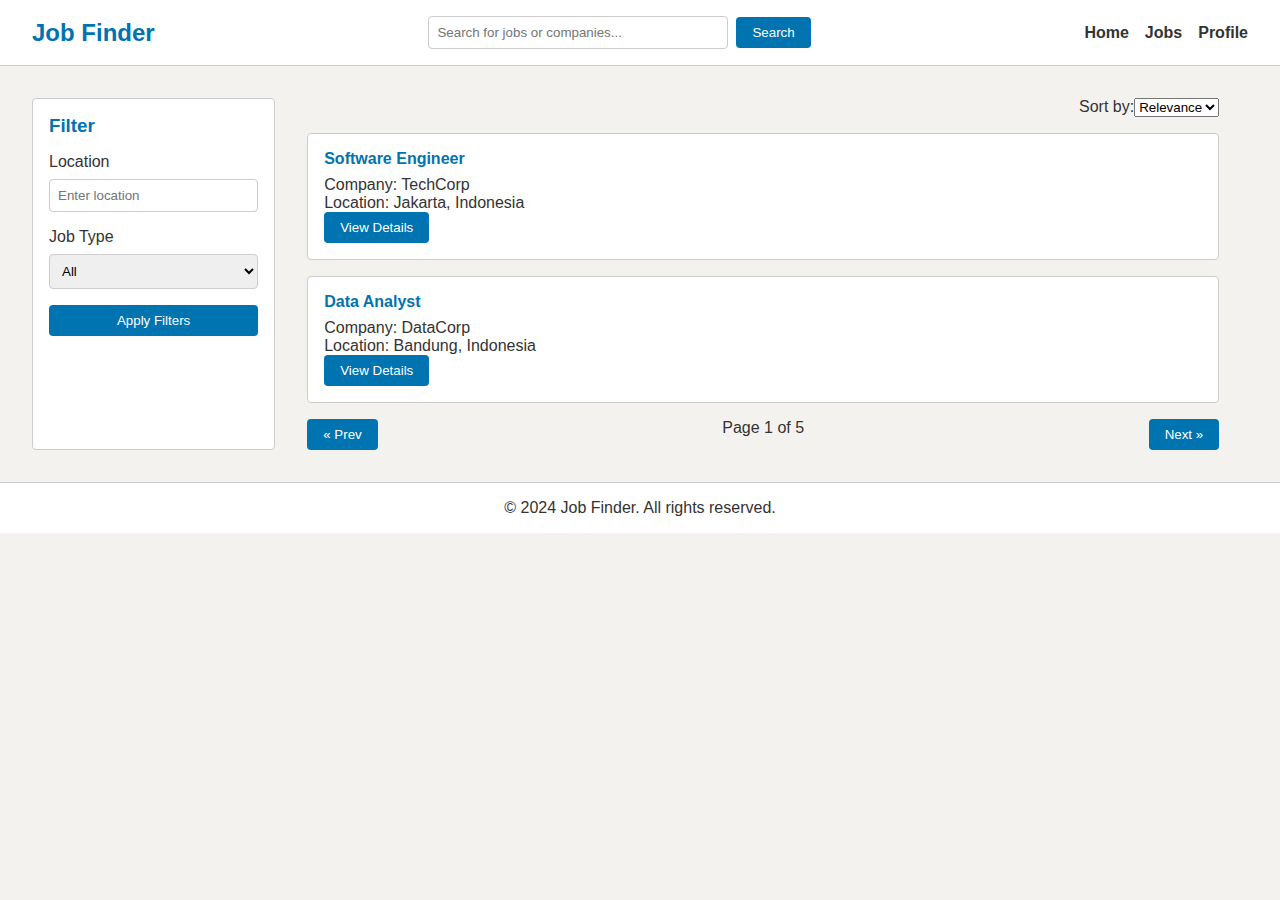
<file: fe/index.html>
<!DOCTYPE html>
<html lang="en">
<head>
    <meta charset="UTF-8">
    <meta name="viewport" content="width=device-width, initial-scale=1.0">
    <title>Job Seeker Home</title>
    <link rel="stylesheet" href="styles.css">
</head>
<body>
    <header>
        <nav class="navbar">
            <div class="logo">Job Finder</div>
            <div class="search-bar">
                <input type="text" placeholder="Search for jobs or companies...">
                <button>Search</button>
            </div>
            <ul class="nav-links">
                <li><a href="#">Home</a></li>
                <li><a href="#">Jobs</a></li>
                <li><a href="#">Profile</a></li>
            </ul>
        </nav>
    </header>

    <main>
        <aside class="filters">
            <h3>Filter</h3>
            <div class="filter-group">
                <label for="location">Location</label>
                <input type="text" id="location" placeholder="Enter location">
            </div>
            <div class="filter-group">
                <label for="job-type">Job Type</label>
                <select id="job-type">
                    <option value="all">All</option>
                    <option value="full-time">Full-time</option>
                    <option value="part-time">Part-time</option>
                    <option value="contract">Contract</option>
                </select>
            </div>
            <button class="apply-filters">Apply Filters</button>
        </aside>

        <section class="job-listings">
            <div class="sorting">
                <span>Sort by:</span>
                <select id="sort-by">
                    <option value="relevance">Relevance</option>
                    <option value="date">Newest</option>
                </select>
            </div>

            <ul class="job-cards">
                <li class="job-card">
                    <h4>Software Engineer</h4>
                    <p>Company: TechCorp</p>
                    <p>Location: Jakarta, Indonesia</p>
                    <button>View Details</button>
                </li>
                <li class="job-card">
                    <h4>Data Analyst</h4>
                    <p>Company: DataCorp</p>
                    <p>Location: Bandung, Indonesia</p>
                    <button>View Details</button>
                </li>
                <!-- Additional job listings go here -->
            </ul>

            <div class="pagination">
                <button>&laquo; Prev</button>
                <span>Page 1 of 5</span>
                <button>Next &raquo;</button>
            </div>
        </section>
    </main>

    <footer>
        <p>&copy; 2024 Job Finder. All rights reserved.</p>
    </footer>
</body>
</html>
</file>
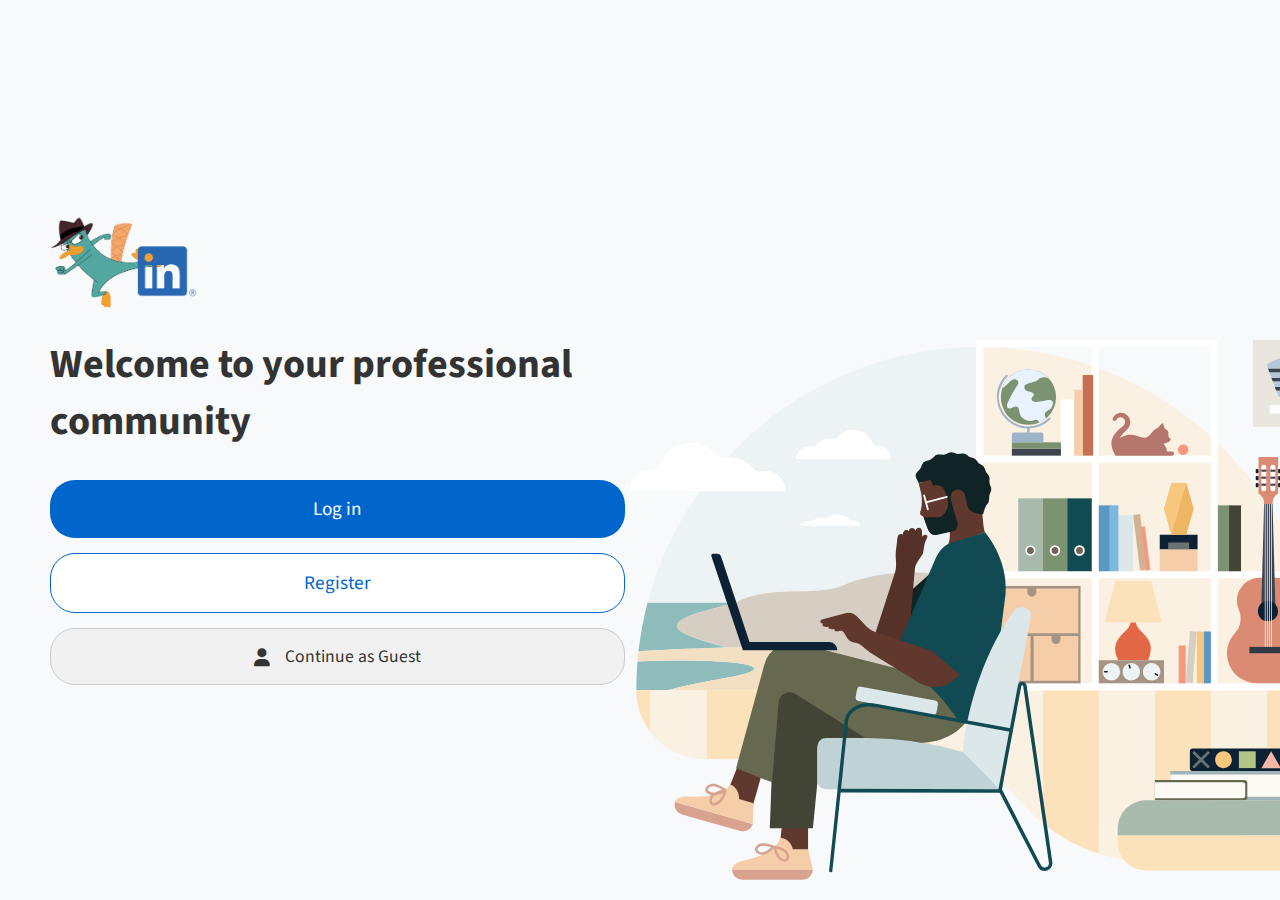
<file: php/src/auth/index.html>
<!DOCTYPE html>
<html lang="en">
<head>
    <meta charset="UTF-8">
    <meta name="viewport" content="width=device-width, initial-scale=1.0">
    <meta name="description" content="LinkInPurry is a professional networking platform that allows users to connect with other professionals, find jobs, and share their knowledge and expertise.">
    <title>LinkInPurry - Login, Register, or Continue as Guest</title>
    <link rel="stylesheet" href="https://cdnjs.cloudflare.com/ajax/libs/font-awesome/6.0.0-beta3/css/all.min.css">
    <link href="https://fonts.googleapis.com/css2?family=Source+Sans+Pro:wght@300;400;600&display=swap" rel="stylesheet">
    <link rel="stylesheet" href="../css/styles_index.css">
</head>
<body>
    <div class="container">
        <div class="left-section">
            <img src="../assets/LinkInPurry-crop.png" alt="InPurry Logo" class="logo">
            <h1>Welcome to your professional community</h1>
            <div class="buttons">
                <button class="login-btn" onclick="location='login.html'">Log in</button>
                <button class="register-btn" onclick="location='register.html'">Register</button>
                <button class="guest-btn" onclick="location='../home.php'">
                    <i class="fas fa-user"></i> Continue as Guest
                </button>
            </div>
        </div>
        <div class="right-section">
            <img src="../assets/indexLinkIn.svg" alt="Person working" class="illustration">
        </div>
    </div>
</body>
</html>
</file>
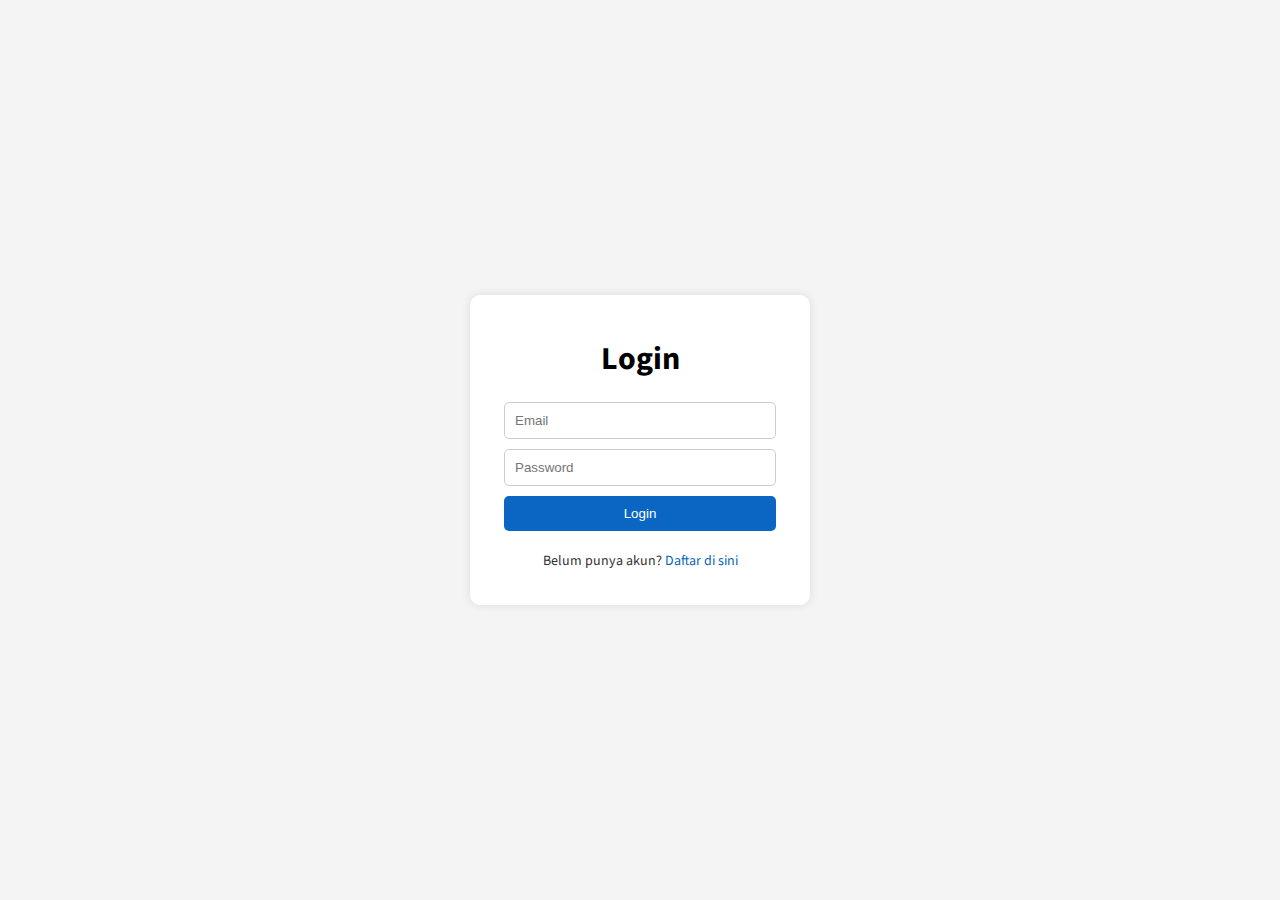
<file: php/src/auth/login.html>
<!DOCTYPE html>
<html lang="en">
<head>
    <meta charset="UTF-8">
    <meta name="viewport" content="width=device-width, initial-scale=1.0">
    <title>Login - LinkInPurry</title>
    <link rel="stylesheet" href="../css/styles.css"> <!-- Menggunakan CSS global -->
    <link href="https://fonts.googleapis.com/css2?family=Source+Sans+Pro:wght@300;400;600&display=swap" rel="stylesheet">
</head>
<body>

    <div class="login-container">
        <h1>Login</h1>
        <form id="loginForm">
            <div class="error" id="error-message"></div>
            <input type="text" id="email" name="email" placeholder="Email" required>
            <input type="password" id="password" name="password" placeholder="Password" required>
            <button type="submit">Login</button>
        </form>

        <!-- Bagian untuk link Register -->
        <div class="register-link">
            <p>Belum punya akun? <a href="register.html">Daftar di sini</a></p>
        </div>
    </div>

    <!-- Memanggil JavaScript eksternal -->
    <script src="../public/login.js"></script>

</body>
</html>
</file>
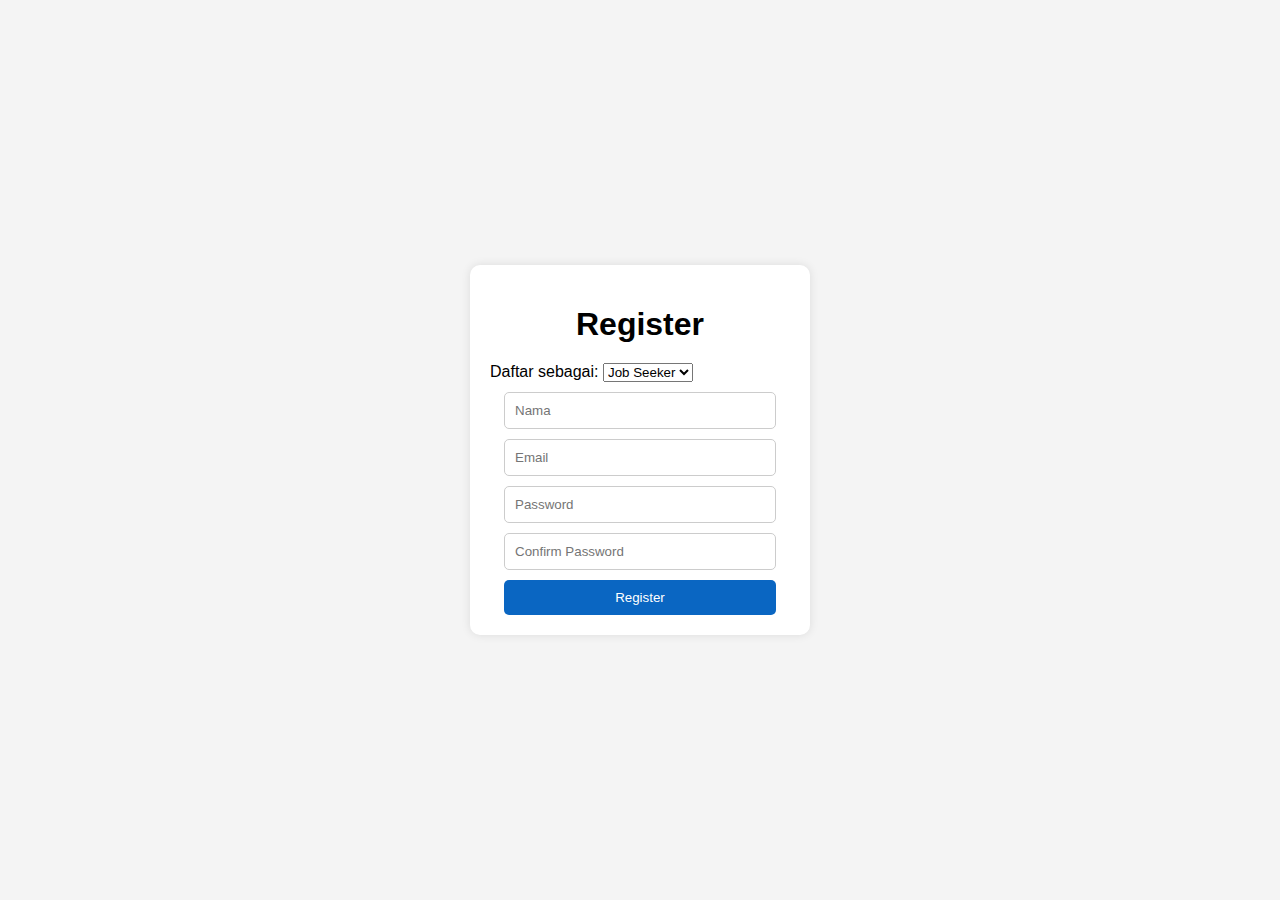
<file: php/src/auth/register.html>
<!DOCTYPE html>
<html lang="en">
<head>
    <meta charset="UTF-8">
    <meta name="viewport" content="width=device-width, initial-scale=1.0">
    <title>Register - LinkInPurry</title>
    <link rel="stylesheet" href="../css/styles.css"> <!-- Menggunakan CSS global -->
</head>
<body>

    <div class="login-container">
        <h1>Register</h1>
        <form action="register.php" method="POST" id="registerForm">
            <label for="role">Daftar sebagai:</label>
            <select id="role" name="role" required>
                <option value="jobseeker">Job Seeker</option>
                <option value="company">Company</option>
            </select>
            
            <input type="text" id="nama" name="nama" placeholder="Nama" required>
            <input type="email" id="email" name="email" placeholder="Email" required>
            <input type="password" id="password" name="password" placeholder="Password" required>
            <input type="password" id="confirm_password" name="confirm_password" placeholder="Confirm Password" required>

            <div class="error" id="error-message"></div>
            <button type="submit">Register</button>
        </form>
    </div>

    <script>
        document.getElementById('registerForm').addEventListener('submit', function(event) {
            const password = document.getElementById('password').value;
            const confirmPassword = document.getElementById('confirm_password').value;

            if (password !== confirmPassword) {
                document.getElementById('error-message').innerText = "Password dan Konfirmasi Password tidak cocok!";
                event.preventDefault(); // Mencegah pengiriman form jika ada error
            }
        });
    </script>

</body>
</html>
</file>
<file: php/src/css/styles_index.css>
* {
    margin: 0;
    padding: 0;
    box-sizing: border-box;
    font-family: 'Source Sans Pro', sans-serif;
}

html, body {
    overflow: hidden; /* Mencegah scroll pada seluruh halaman */
    height: 100%; /* Mengatur tinggi body untuk memenuhi viewport */
}

body {
    background-color: #f7f9fa;
}

.container {
    display: flex;
    justify-content: space-between;
    align-items: center;
    min-height: 100vh;
    padding: 0 50px;
    overflow: hidden; /* Mencegah konten melebihi batas container */
}

.left-section {
    flex: 1;
}

.logo {
    width: 150px;
}

h1 {
    font-size: 2.5rem;
    margin: 20px 0;
    color: #333;
}

.buttons {
    display: flex;
    margin-top: 30px;
    flex-direction: column;
    gap: 15px;
}

button {
    padding: 15px 30px;
    font-size: 1.2rem;
    border: none;
    border-radius: 25px;
    cursor: pointer;
    margin-right: 15px;
}

.login-btn {
    background-color: #0066cc;
    color: white;
}

.register-btn {
    background-color: white;
    color: #0066cc;
    border: 1px solid #0066cc;
}

.right-section {
    flex: 1;
    display: flex;
    justify-content: center;
}

.illustration {
    width: 100%; /* Atur agar gambar mengisi lebar parent */
    height: auto; /* Menjaga rasio aspek gambar */
    max-width: 700px; /* Kontrol lebar maksimum */
    max-height: 100vh; /* Kontrol tinggi maksimum */
    position: absolute;
    bottom: 0; /* Sesuaikan posisi jika diperlukan */
    right: -50px; /* Sesuaikan posisi jika diperlukan */
    z-index: -1; /* Menempatkan gambar di belakang konten */
}

/* Guest Button Styling */
.guest-btn {
    background-color: #f1f1f1; /* Light gray background */
    color: #333; /* Dark text */
    border: 1px solid #ccc; /* Light border */
    padding: 15px 30px;
    font-size: 1.1rem;
    border-radius: 25px;
    cursor: pointer;
    display: flex;
    align-items: center;
    justify-content: center;
    gap: 15px; /* Space between icon and text */
}

.guest-btn i {
    font-size: 18px; /* Size of the Font Awesome icon */
}

/* Hover Effect for Guest Button */
.guest-btn:hover {
    background-color: #e0e0e0; /* Darken slightly on hover */
}
</file>
<file: php/src/css/styles.css>
/* Style untuk body dan kontainer login */
body {
    font-family: 'Source Sans Pro', sans-serif;
    background-color: #f4f4f4;
    display: flex;
    justify-content: center;
    align-items: center;
    height: 100vh;
    margin: 0;
    padding: 0;
}

.login-container {
    background-color: white;
    padding: 20px;
    border-radius: 10px;
    box-shadow: 0px 0px 10px rgba(0, 0, 0, 0.1);
    width: 300px;
}

.login-container h1 {
    text-align: center;
    margin-bottom: 20px;
}

input[type="text"], input[type="password"], input[type="email"] {
    display: block;   /* Menjadikan input sebagai blok */
/* Ukuran input */
    width: 250px;
    padding: 10px;
    margin: 10px auto; /* Tambahkan ini agar input sejajar di tengah */
    border: 1px solid #ccc;
    border-radius: 5px;
}

.role { 
    display: block;
    margin: 0 auto;
    display: flex;
    justify-content: center;
    width: 75%;
    gap: 10px;
}


button {
    width: 272px;
    display: block;
    margin: 0 auto;
    padding: 10px;
    background-color: #0a66c2;
    color: white;
    border: none;
    border-radius: 5px;
    cursor: pointer;
}

button:hover {
    background-color: #005a9e;
}

.error {
    color: red;
    text-align: center;
    margin-bottom: 10px;
}

/* Style untuk link Register di halaman Login */
.register-link {
    text-align: center;
    margin-top: 20px;
}

.register-link p {
    font-size: 14px;
    color: #333;
}

.register-link a {
    color: #0a66c2;
    text-decoration: none;
}

.register-link a:hover {
    text-decoration: underline;
    color: #005a9e;
}

/* Style untuk halaman home */
.container {
    text-align: center;
    margin-top: 100px;
}

.container h1 {
    font-size: 24px;
    margin-bottom: 20px;
}

.container p {
    font-size: 16px;
    color: #666;
}



/* Style untuk tombol */
.btn {
    display: block;
    padding: 10px 20px;
    background-color: #0a66c2;
    margin: 10px auto;
    color: white;
    width: 100px;
    text-decoration: none;
    border-radius: 5px;
    text-align: center;
    font-size: 14px; /* Pastikan ukuran font cukup besar */
}

.btndetail {
    display: block;
    padding: 5px 10px;
    background-color: #0a66c2;
    margin: 0px auto;
    color: white;
    width: 100px;
    text-decoration: none;
    border-radius: 5px;
    text-align: center;
    font-size: 14px; /* Pastikan ukuran font cukup besar */
}


/* Atur styling container untuk form lowongan */
.lowongan-container {
    width: 100%;
    max-width: 600px;
    margin: 0 auto;
    padding: 20px;
}

/* Styling untuk heading */
.lowongan-heading {
    text-align: center;
    margin-bottom: 20px;
    font-size: 24px;
    color: #333;
}

/* Styling form khusus lowongan */
.lowongan-form {
    display: flex;
    flex-direction: column;
    gap: 15px; /* Jarak antar elemen di dalam form */
}

/* Styling untuk div wrapper masing-masing input */
.lowongan-form-group {
    display: flex;
    flex-direction: column;
}

/* Styling label khusus lowongan */
.lowongan-label {
    margin-bottom: 5px;
}

/* Styling untuk input, textarea, dan select khusus lowongan */
.lowongan-input,
.lowongan-textarea,
.lowongan-select {
    display: block;   /* Menjadikan input sebagai blok */
/* Ukuran input */
    width: 250px;
    padding: 10px;
    margin: 10px auto; /* Tambahkan ini agar input sejajar di tengah */
    border: 1px solid #ccc;
    border-radius: 5px;
    
}





.btn:hover {
    background-color: #005a9e;
}

/* Tambahkan style untuk tombol dengan warna merah (tombol berbahaya) */
.btn-danger {
    background-color: #e74c3c;
    color: white;
    border: none;
    padding: 10px 20px;
    display: block;
    width: 100px;
    margin: 100px auto;
    text-decoration: none;
    border-radius: 5px;
    text-align: center;

    font-size: 14px; /* Pastikan ukuran font cukup besar */
}

.btn-danger:hover {
    background-color: #c0392b;
}


/* Style untuk tabel lamaran */
table {
    width: 100%;
    border-collapse: collapse;
    margin: 20px 0;
}

table, th, td {
    border: 1px solid #ddd;
}

th, td {
    padding: 10px;
    text-align: left;
}

th {
    background-color: #f4f4f4;
}

td a {
    color: #0a66c2;
}

td a:hover {
    text-decoration: underline;
}
</file>
<file: fe/styles.css>
/* Reset CSS */
* {
    margin: 0;
    padding: 0;
    box-sizing: border-box;
}

body {
    font-family: Arial, sans-serif;
    background-color: #f3f2ef;
    color: #333;
}

/* Navbar */
.navbar {
    display: flex;
    justify-content: space-between;
    align-items: center;
    padding: 1rem 2rem;
    background-color: #fff;
    border-bottom: 1px solid #ccc;
}

.logo {
    font-size: 1.5rem;
    font-weight: bold;
    color: #0073b1;
}

.search-bar {
    display: flex;
    align-items: center;
    gap: 0.5rem;
}

.search-bar input {
    padding: 0.5rem;
    width: 300px;
    border: 1px solid #ccc;
    border-radius: 4px;
}

.search-bar button {
    padding: 0.5rem 1rem;
    background-color: #0073b1;
    color: white;
    border: none;
    border-radius: 4px;
    cursor: pointer;
}

.nav-links {
    display: flex;
    gap: 1rem;
    list-style: none;
}

.nav-links a {
    text-decoration: none;
    color: #333;
    font-weight: bold;
}

.nav-links a:hover {
    color: #0073b1;
}

/* Main layout */
main {
    display: flex;
    padding: 2rem;
}

.filters {
    width: 20%;
    background-color: #fff;
    padding: 1rem;
    border: 1px solid #ccc;
    border-radius: 4px;
    margin-right: 2rem;
}

.filters h3 {
    margin-bottom: 1rem;
    color: #0073b1;
}

.filter-group {
    margin-bottom: 1rem;
}

.filter-group label {
    display: block;
    margin-bottom: 0.5rem;
}

.filter-group input, .filter-group select {
    width: 100%;
    padding: 0.5rem;
    border: 1px solid #ccc;
    border-radius: 4px;
}

.apply-filters {
    width: 100%;
    padding: 0.5rem;
    background-color: #0073b1;
    color: white;
    border: none;
    border-radius: 4px;
    cursor: pointer;
}

/* Job Listings */
.job-listings {
    width: 75%;
}

.sorting {
    display: flex;
    justify-content: flex-end;
    margin-bottom: 1rem;
}

.job-cards {
    list-style: none;
}

.job-card {
    background-color: #fff;
    padding: 1rem;
    margin-bottom: 1rem;
    border: 1px solid #ccc;
    border-radius: 4px;
}

.job-card h4 {
    margin-bottom: 0.5rem;
    color: #0073b1;
}

.job-card button {
    padding: 0.5rem 1rem;
    background-color: #0073b1;
    color: white;
    border: none;
    border-radius: 4px;
    cursor: pointer;
}

.pagination {
    display: flex;
    justify-content: space-between;
    margin-top: 1rem;
}

.pagination button {
    padding: 0.5rem 1rem;
    background-color: #0073b1;
    color: white;
    border: none;
    border-radius: 4px;
    cursor: pointer;
}

/* Footer */
footer {
    padding: 1rem 2rem;
    background-color: #fff;
    border-top: 1px solid #ccc;
    text-align: center;
}
</file>
